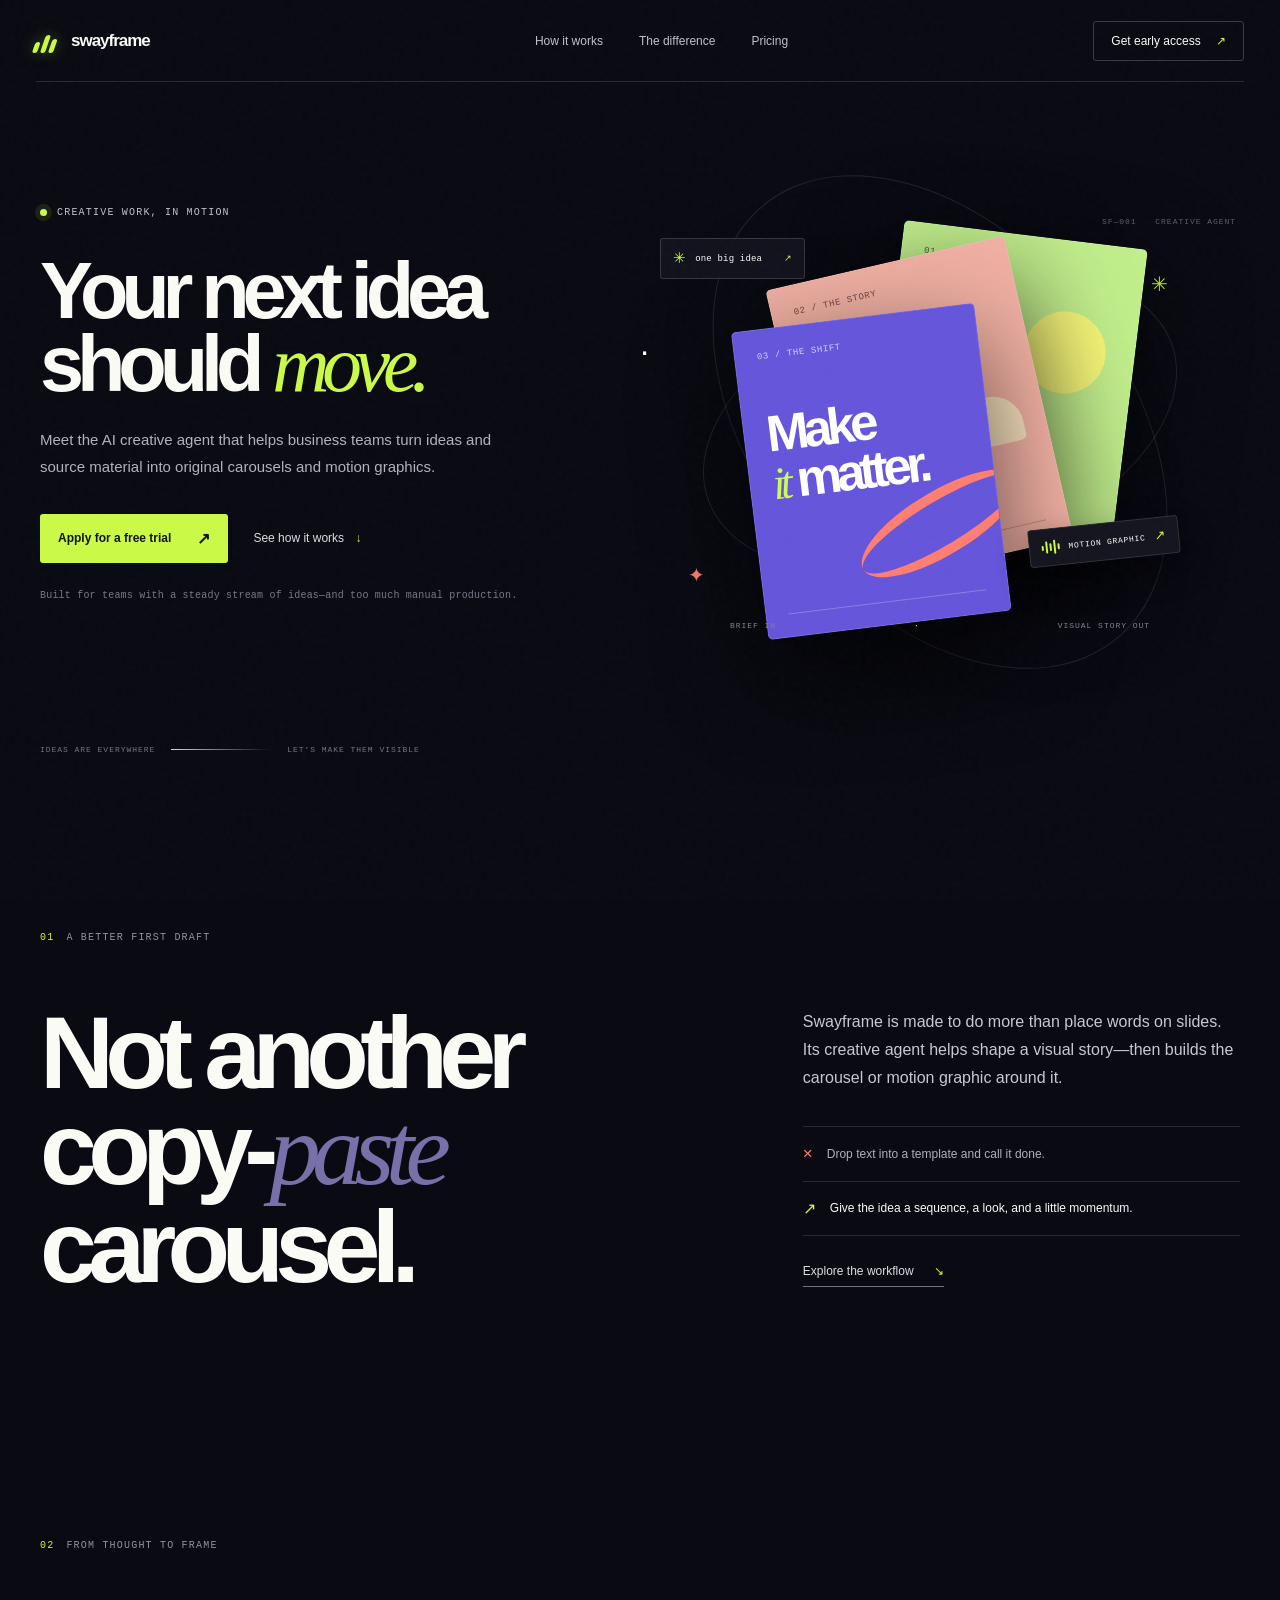
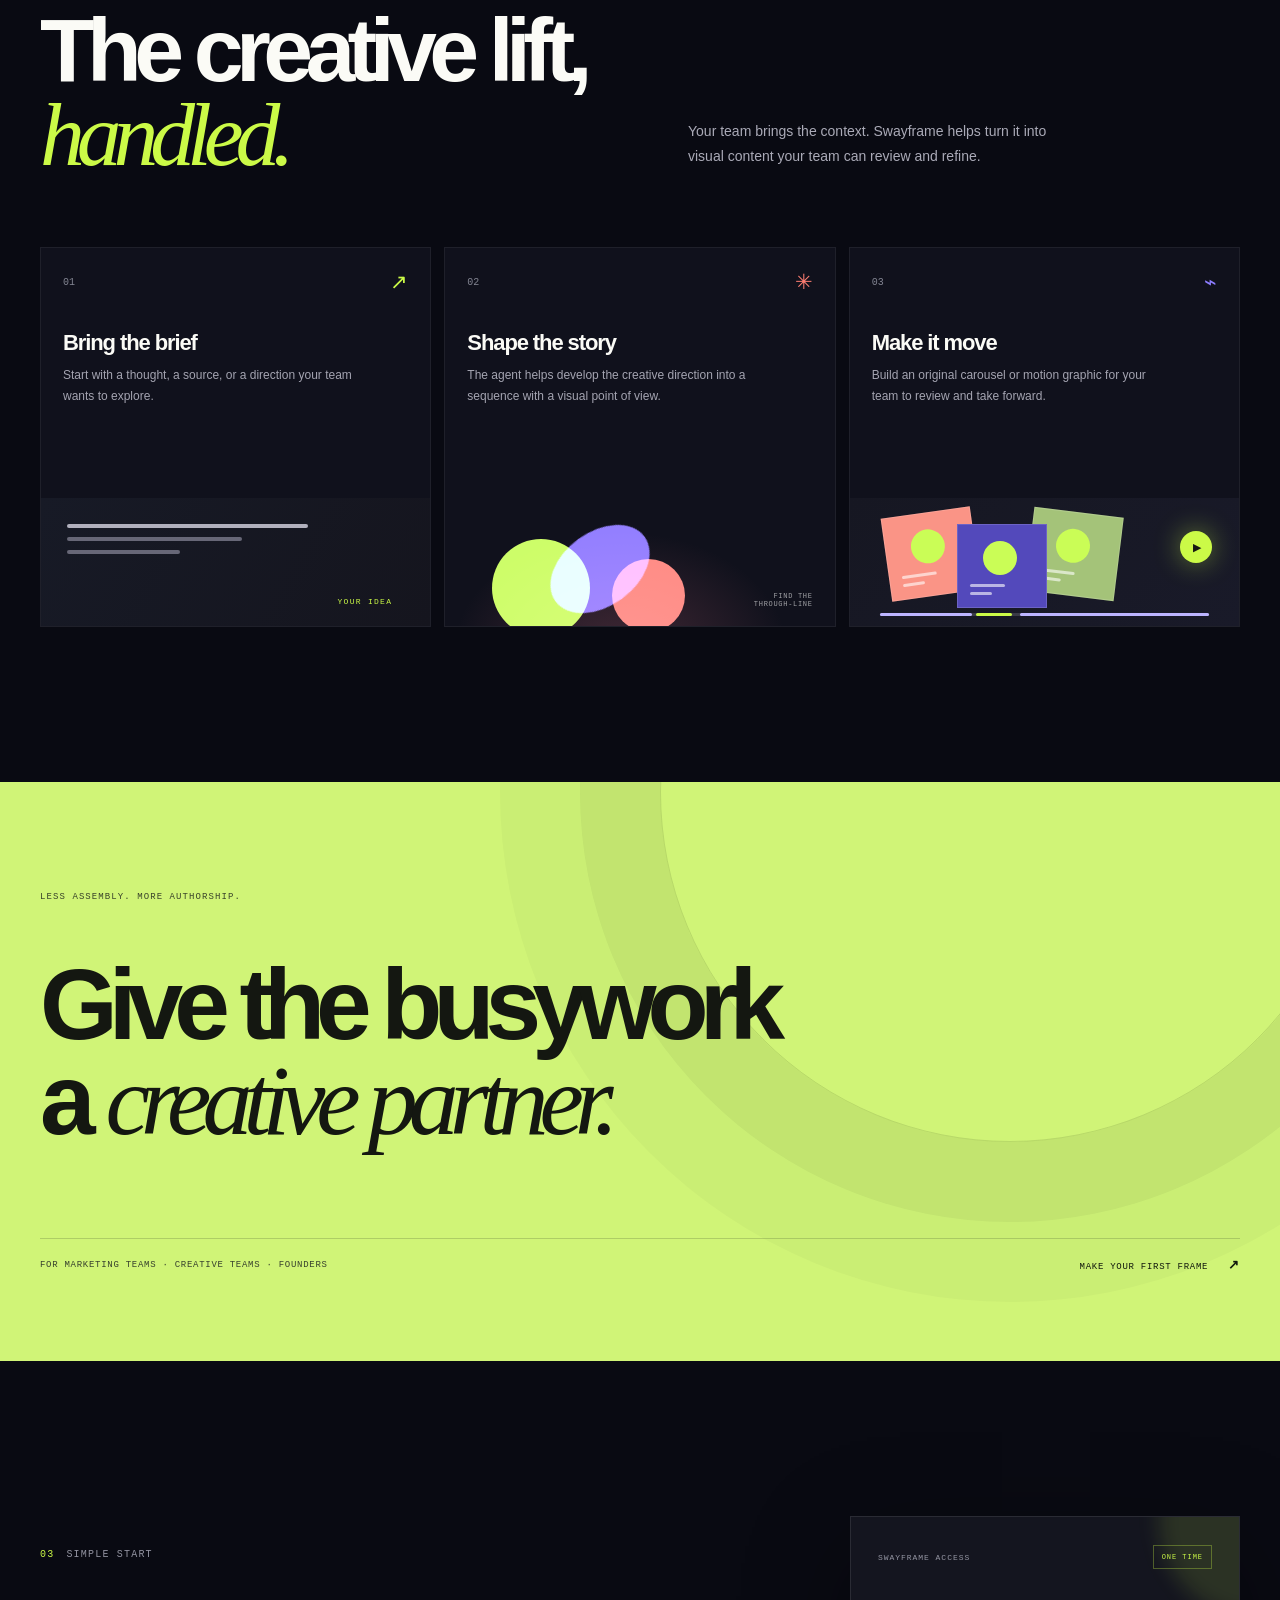
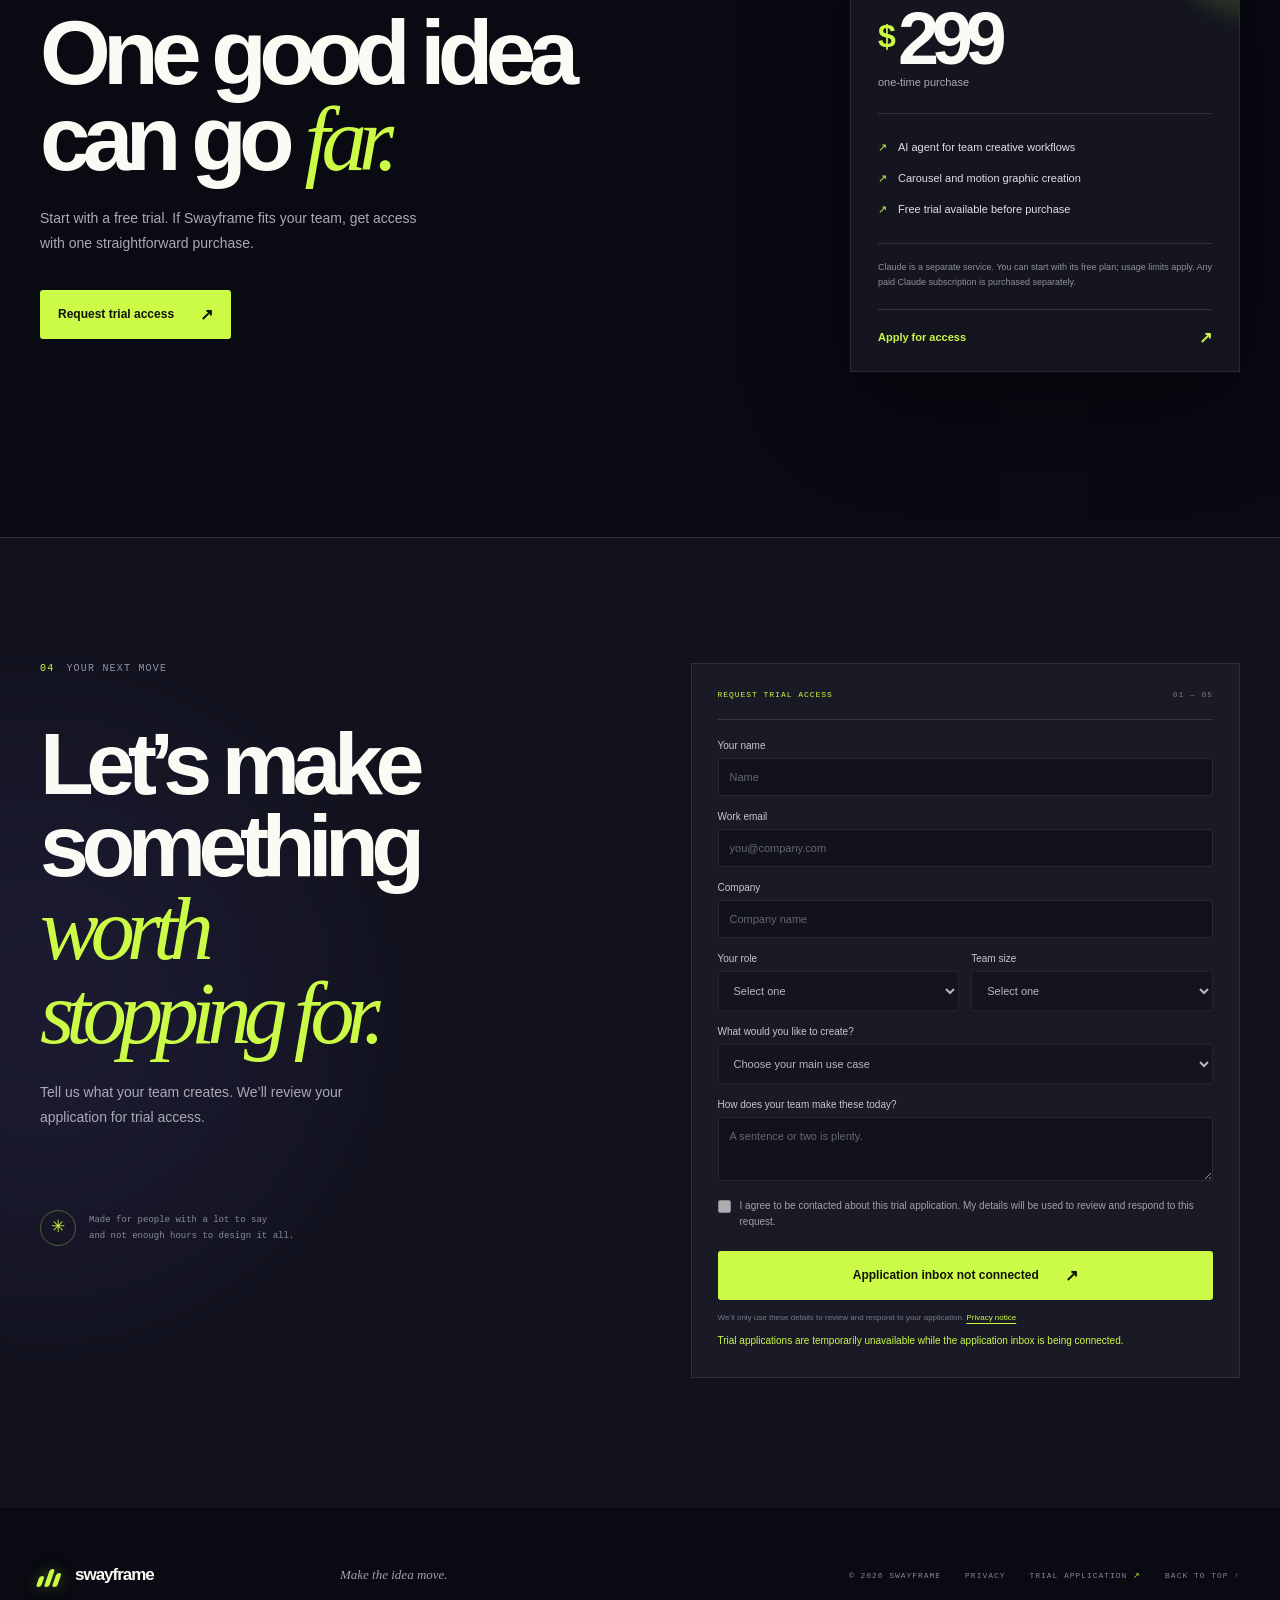
<file: index.html>
<!doctype html>
<html lang="en">
  <head>
    <meta charset="utf-8" />
    <meta name="viewport" content="width=device-width, initial-scale=1" />
    <meta name="theme-color" content="#090a12" />
    <meta name="description" content="Swayframe helps business teams turn ideas and source material into original carousels and motion graphics." />
    <meta property="og:title" content="Swayframe — Make the idea move" />
    <meta property="og:description" content="AI creative agents for teams making carousels and motion graphics." />
    <meta property="og:type" content="website" />
    <title>Swayframe — Make the idea move</title>
    <link rel="icon" href="/favicon.svg" type="image/svg+xml" />
    <link rel="stylesheet" href="/styles.css" />
    <script src="/script.js" defer></script>
  </head>
  <body>
    <div class="grain" aria-hidden="true"></div>
    <header class="topbar">
      <a class="brand" href="#top" aria-label="Swayframe home"><span class="brand-mark" aria-hidden="true"><i></i><i></i><i></i></span><span>swayframe</span></a>
      <nav class="nav-links" aria-label="Main navigation"><a href="#how">How it works</a><a href="#difference">The difference</a><a href="#pricing">Pricing</a></nav>
      <a class="nav-cta" href="#apply">Get early access <span aria-hidden="true">↗</span></a>
      <button class="menu-toggle" type="button" aria-label="Open navigation" aria-expanded="false"><span></span><span></span></button>
    </header>

    <main id="top">
      <section class="hero section-wrap">
        <div class="hero-copy reveal">
          <div class="eyebrow"><span class="pulse-dot"></span> CREATIVE WORK, IN MOTION</div>
          <h1>Your next idea<br />should <em>move.</em></h1>
          <p class="hero-lede">Meet the AI creative agent that helps business teams turn ideas and source material into original carousels and motion graphics.</p>
          <div class="hero-actions"><a class="button button-lime" href="#apply">Apply for a free trial <span aria-hidden="true">↗</span></a><a class="text-link" href="#how">See how it works <span aria-hidden="true">↓</span></a></div>
          <p class="hero-note">Built for teams with a steady stream of ideas—and too much manual production.</p>
        </div>
        <div class="hero-art reveal" aria-label="Illustration of an idea becoming a carousel and motion graphic">
          <div class="art-orbit orbit-one"></div><div class="art-orbit orbit-two"></div>
          <div class="spark spark-a">✳</div><div class="spark spark-b">✦</div><div class="spark spark-c">·</div>
          <div class="idea-chip"><span class="mini-icon">✳</span><span>one big idea</span><span class="chip-arrow">↗</span></div>
          <div class="visual-stack">
            <div class="visual-card card-back"><div class="card-kicker">01 / THE HOOK</div><div class="tiny-lines"><b></b><b></b><b></b></div><div class="card-sun"></div><div class="card-base"></div></div>
            <div class="visual-card card-middle"><div class="card-kicker">02 / THE STORY</div><div class="middle-art"><span></span><span></span><span></span></div><div class="tiny-lines"><b></b><b></b></div><div class="card-base"></div></div>
            <div class="visual-card card-front"><div class="card-kicker">03 / THE SHIFT</div><div class="front-word">Make<br /><i>it</i> matter.</div><div class="front-wave"></div><div class="card-base"></div></div>
            <div class="motion-tag"><span class="equalizer"><i></i><i></i><i></i><i></i><i></i></span> MOTION GRAPHIC <span>↗</span></div>
          </div>
          <div class="art-caption"><span>BRIEF IN</span><b>·</b><span>VISUAL STORY OUT</span></div><div class="art-index">SF—001 <span>CREATIVE AGENT</span></div>
        </div>
        <div class="hero-bottom"><span>IDEAS ARE EVERYWHERE</span><span class="scroll-line"></span><span>LET’S MAKE THEM VISIBLE</span></div>
      </section>

      <section class="statement section-wrap" id="difference">
        <div class="section-label reveal"><span>01</span> A BETTER FIRST DRAFT</div>
        <div class="statement-layout"><h2 class="reveal">Not another<br />copy-<span>paste</span><br />carousel.</h2>
          <div class="statement-aside reveal"><p class="large-copy">Swayframe is made to do more than place words on slides. Its creative agent helps shape a visual story—then builds the carousel or motion graphic around it.</p>
            <div class="compare-row"><span class="compare-x">×</span><span>Drop text into a template and call it done.</span></div><div class="compare-row"><span class="compare-check">↗</span><span>Give the idea a sequence, a look, and a little momentum.</span></div><a class="underlined-link" href="#how">Explore the workflow <span>↘</span></a>
          </div>
        </div>
      </section>

      <section class="workflow section-wrap" id="how">
        <div class="workflow-head"><div class="section-label reveal"><span>02</span> FROM THOUGHT TO FRAME</div><h2 class="reveal">The creative lift,<br /><em>handled.</em></h2><p class="workflow-intro reveal">Your team brings the context. Swayframe helps turn it into visual content your team can review and refine.</p></div>
        <div class="steps-grid">
          <article class="step-card reveal"><div class="step-top"><span>01</span><span class="step-symbol symbol-brief">↗</span></div><h3>Bring the brief</h3><p>Start with a thought, a source, or a direction your team wants to explore.</p><div class="step-visual brief-visual"><span class="doc-line line-long"></span><span class="doc-line"></span><span class="doc-line line-short"></span><div class="brief-cursor">YOUR IDEA<span>_</span></div></div></article>
          <article class="step-card reveal"><div class="step-top"><span>02</span><span class="step-symbol symbol-shape">✳</span></div><h3>Shape the story</h3><p>The agent helps develop the creative direction into a sequence with a visual point of view.</p><div class="step-visual shape-visual"><div class="shape shape-a"></div><div class="shape shape-b"></div><div class="shape shape-c"></div><div class="shape-label">FIND THE<br />THROUGH-LINE</div></div></article>
          <article class="step-card reveal"><div class="step-top"><span>03</span><span class="step-symbol symbol-motion">⌁</span></div><h3>Make it move</h3><p>Build an original carousel or motion graphic for your team to review and take forward.</p><div class="step-visual deliver-visual"><div class="mini-frame frame-one"><b></b><i></i><i></i></div><div class="mini-frame frame-two"><b></b><i></i><i></i></div><div class="mini-frame frame-three"><b></b><i></i><i></i></div><div class="play-button">▶</div><div class="timeline"><span></span><b></b><span></span><span></span></div></div></article>
        </div>
      </section>

      <section class="manifesto"><div class="manifesto-glow"></div><div class="manifesto-inner section-wrap reveal"><div class="manifesto-label">LESS ASSEMBLY. MORE AUTHORSHIP.</div><p>Give the busywork<br />a <span>creative partner.</span></p><div class="manifesto-foot"><span>FOR MARKETING TEAMS · CREATIVE TEAMS · FOUNDERS</span><a href="#apply">MAKE YOUR FIRST FRAME <b>↗</b></a></div></div></section>

      <section class="pricing section-wrap" id="pricing">
        <div class="pricing-copy reveal"><div class="section-label"><span>03</span> SIMPLE START</div><h2>One good idea<br />can go <em>far.</em></h2><p>Start with a free trial. If Swayframe fits your team, get access with one straightforward purchase.</p><a class="button button-lime" href="#apply">Request trial access <span aria-hidden="true">↗</span></a></div>
        <div class="price-card reveal"><div class="price-card-top"><span>SWAYFRAME ACCESS</span><span class="price-stamp">ONE TIME</span></div><div class="price"><span class="currency">$</span>299</div><div class="price-sub">one-time purchase</div><div class="price-divider"></div><ul><li><span>↗</span> AI agent for team creative workflows</li><li><span>↗</span> Carousel and motion graphic creation</li><li><span>↗</span> Free trial available before purchase</li></ul><p class="price-foot">Claude is a separate service. You can start with its free plan; usage limits apply. Any paid Claude subscription is purchased separately.</p><a class="price-cta" href="#apply">Apply for access <span>↗</span></a></div>
      </section>

      <section class="apply-section" id="apply"><div class="apply-glow"></div><div class="apply-layout section-wrap">
        <div class="apply-copy reveal"><div class="section-label"><span>04</span> YOUR NEXT MOVE</div><h2>Let’s make<br />something <em>worth<br />stopping for.</em></h2><p>Tell us what your team creates. We’ll review your application for trial access.</p><div class="apply-aside"><span class="apply-star">✳</span><span>Made for people with a lot to say<br />and not enough hours to design it all.</span></div></div>
        <form class="apply-form reveal" id="application-form"><div class="form-heading"><span>REQUEST TRIAL ACCESS</span><span>01 — 05</span></div>
          <label>Your name<input name="name" autocomplete="name" required disabled placeholder="Name" /></label><label>Work email<input name="email" autocomplete="email" type="email" required disabled placeholder="you@company.com" /></label><label>Company<input name="company" autocomplete="organization" required disabled placeholder="Company name" /></label>
          <div class="form-row"><label>Your role<select name="role" required disabled><option value="" disabled selected>Select one</option><option>Founder / Owner</option><option>Marketing</option><option>Creative / Design</option><option>Operations</option><option>Other</option></select></label><label>Team size<select name="team" required disabled><option value="" disabled selected>Select one</option><option>1</option><option>2–5</option><option>6–20</option><option>21–50</option><option>51+</option></select></label></div>
          <label>What would you like to create?<select name="need" required disabled><option value="" disabled selected>Choose your main use case</option><option>Carousels</option><option>Motion graphics</option><option>Both</option></select></label><label>How does your team make these today?<textarea name="workflow" rows="2" required disabled placeholder="A sentence or two is plenty."></textarea></label>
          <label class="consent"><input type="checkbox" name="consent" required disabled /><span>I agree to be contacted about this trial application. My details will be used to review and respond to this request.</span></label>
          <button class="button button-lime submit-button" type="submit" disabled>Application inbox not connected <span aria-hidden="true">↗</span></button><p class="form-privacy">We’ll only use these details to review and respond to your application. <a href="/privacy.html">Privacy notice</a></p><div class="form-message" id="form-message" role="status" aria-live="polite">Trial applications are temporarily unavailable while the application inbox is being connected.</div>
        </form>
      </div></section>
    </main>
    <footer class="footer section-wrap"><a class="brand" href="#top"><span class="brand-mark" aria-hidden="true"><i></i><i></i><i></i></span><span>swayframe</span></a><p>Make the idea move.</p><div class="footer-meta"><span>© <span id="year"></span> SWAYFRAME</span><a href="/privacy.html">PRIVACY</a><a href="#apply">TRIAL APPLICATION <span>↗</span></a><a href="#top">BACK TO TOP ↑</a></div></footer>
  </body>
</html>
</file>
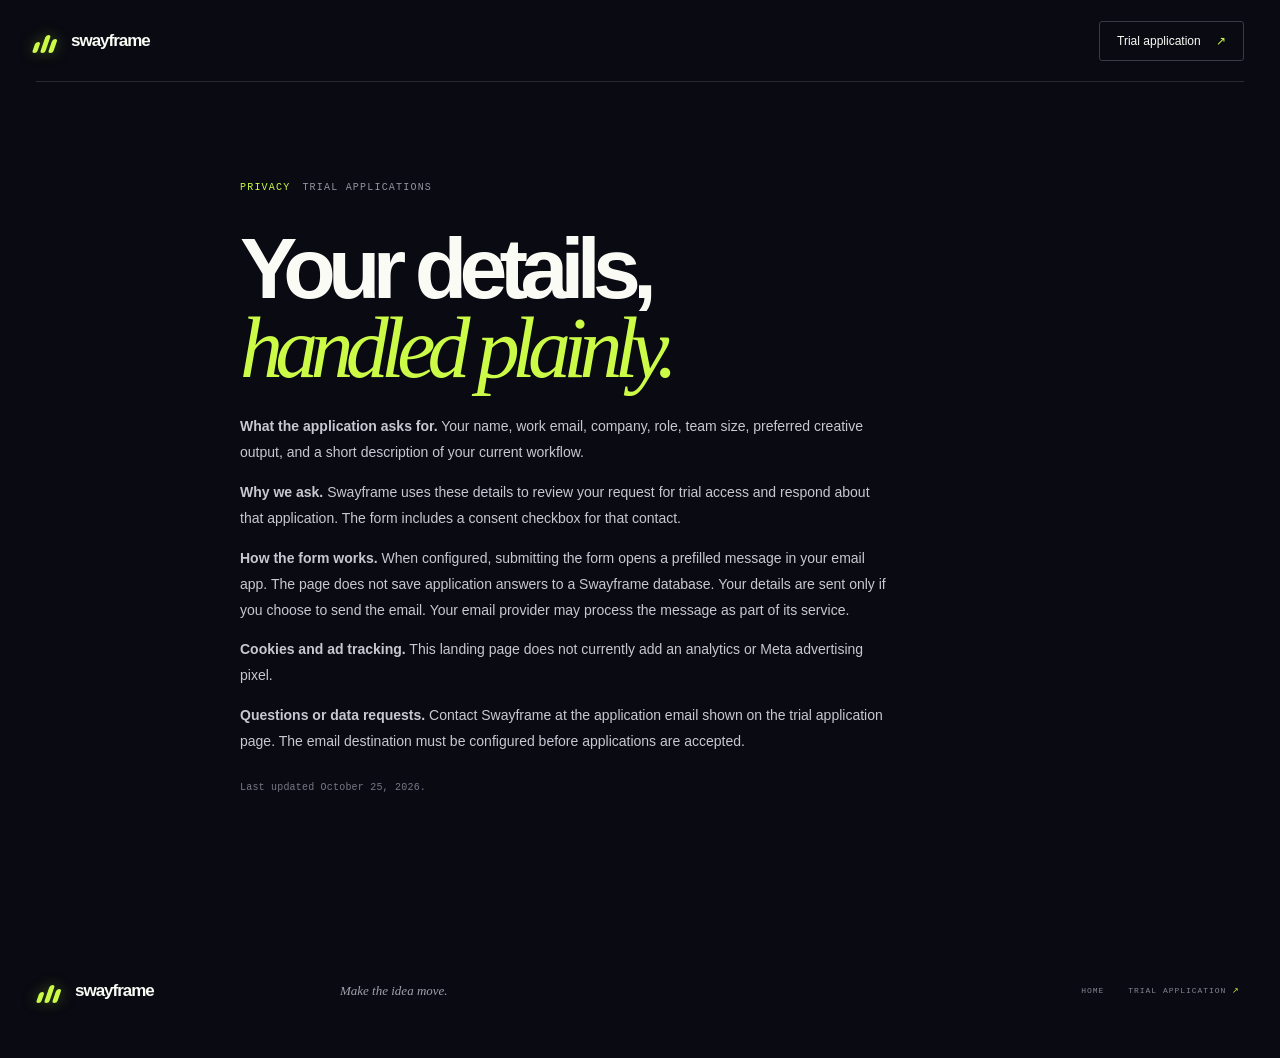
<file: privacy.html>
<!doctype html>
<html lang="en">
  <head>
    <meta charset="utf-8" />
    <meta name="viewport" content="width=device-width, initial-scale=1" />
    <meta name="theme-color" content="#090a12" />
    <meta name="description" content="How Swayframe handles trial application information." />
    <title>Privacy notice — Swayframe</title>
    <link rel="icon" href="/favicon.svg" type="image/svg+xml" />
    <link rel="stylesheet" href="/styles.css" />
  </head>
  <body>
    <header class="topbar"><a class="brand" href="/"><span class="brand-mark" aria-hidden="true"><i></i><i></i><i></i></span><span>swayframe</span></a><a class="nav-cta" href="/#apply">Trial application <span aria-hidden="true">↗</span></a></header>
    <main class="section-wrap" style="max-width:800px;padding-top:100px;padding-bottom:120px;min-height:75vh">
      <div class="section-label"><span>PRIVACY</span> TRIAL APPLICATIONS</div>
      <h1 style="font-size:clamp(50px,8vw,86px);margin-top:36px">Your details,<br /><em>handled plainly.</em></h1>
      <div style="max-width:650px;color:#c9c8d1;line-height:1.85;font-size:14px">
        <p><strong>What the application asks for.</strong> Your name, work email, company, role, team size, preferred creative output, and a short description of your current workflow.</p>
        <p><strong>Why we ask.</strong> Swayframe uses these details to review your request for trial access and respond about that application. The form includes a consent checkbox for that contact.</p>
        <p><strong>How the form works.</strong> When configured, submitting the form opens a prefilled message in your email app. The page does not save application answers to a Swayframe database. Your details are sent only if you choose to send the email. Your email provider may process the message as part of its service.</p>
        <p><strong>Cookies and ad tracking.</strong> This landing page does not currently add an analytics or Meta advertising pixel.</p>
        <p><strong>Questions or data requests.</strong> Contact Swayframe at the application email shown on the trial application page. The email destination must be configured before applications are accepted.</p>
        <p class="hero-note">Last updated October 25, 2026.</p>
      </div>
    </main>
    <footer class="footer section-wrap"><a class="brand" href="/"><span class="brand-mark" aria-hidden="true"><i></i><i></i><i></i></span><span>swayframe</span></a><p>Make the idea move.</p><div class="footer-meta"><a href="/">HOME</a><a href="/#apply">TRIAL APPLICATION <span>↗</span></a></div></footer>
  </body>
</html>
</file>
<file: styles.css>
:root {
  --ink: #090a12;
  --ink-2: #10111c;
  --paper: #f1f0e9;
  --white: #fbfbf6;
  --muted: #a7a7b3;
  --line: rgba(245, 245, 255, .13);
  --lime: #cbfa47;
  --violet: #8d7dff;
  --coral: #ff7e72;
  --mono: "Courier New", monospace;
  --sans: "Segoe UI", Arial, sans-serif;
  scroll-behavior: smooth;
}
* { box-sizing: border-box; }
html { background: var(--ink); }
body { margin: 0; background: var(--ink); color: var(--white); font-family: var(--sans); font-size: 16px; overflow-x: hidden; }
a { color: inherit; text-decoration: none; }
button, input, textarea, select { font: inherit; }
.grain { pointer-events: none; position: fixed; z-index: 20; inset: 0; opacity: .035; background-image: url("data:image/svg+xml,%3Csvg viewBox='0 0 180 180' xmlns='http://www.w3.org/2000/svg'%3E%3Cfilter id='n'%3E%3CfeTurbulence type='fractalNoise' baseFrequency='.92' numOctaves='3' stitchTiles='stitch'/%3E%3C/filter%3E%3Crect width='100%25' height='100%25' filter='url(%23n)' opacity='.65'/%3E%3C/svg%3E"); }
.section-wrap { width: min(1200px, calc(100% - 72px)); margin-inline: auto; }
.topbar { height: 82px; width: min(1400px, calc(100% - 72px)); margin: auto; display: flex; align-items: center; justify-content: space-between; border-bottom: 1px solid var(--line); position: relative; z-index: 10; }
.brand { display: inline-flex; align-items: center; gap: 11px; font-size: 17px; font-weight: 800; letter-spacing: -.06em; }
.brand-mark { width: 24px; height: 24px; display: flex; align-items: flex-end; gap: 3px; transform: skew(-19deg); }
.brand-mark i { display: block; width: 5px; border-radius: 5px; background: var(--lime); box-shadow: 0 0 14px #cbfa4760; }
.brand-mark i:nth-child(1) { height: 11px; }
.brand-mark i:nth-child(2) { height: 18px; }
.brand-mark i:nth-child(3) { height: 14px; }
.nav-links { display: flex; gap: 36px; margin-left: 80px; }
.nav-links a, .nav-cta { font-size: 12px; color: #c1c1cc; transition: color .2s; }
.nav-links a:hover, .nav-cta:hover { color: var(--lime); }
.nav-cta { border: 1px solid #393a46; border-radius: 3px; padding: 12px 17px; color: var(--white); }
.nav-cta span { color: var(--lime); margin-left: 12px; }
.menu-toggle { display: none; background: none; border: 0; }
.hero { min-height: 700px; position: relative; display: grid; grid-template-columns: 1fr 1fr; align-items: center; padding-top: 70px; padding-bottom: 90px; }
.hero-copy { position: relative; z-index: 2; padding-bottom: 26px; }
.eyebrow, .section-label, .manifesto-label, .price-card-top, .form-heading, .art-caption, .art-index, .hero-bottom, .footer-meta { font-family: var(--mono); font-size: 10px; letter-spacing: .12em; }
.eyebrow { display: flex; align-items: center; gap: 10px; color: #c1c1cc; }
.pulse-dot { width: 7px; height: 7px; background: var(--lime); border-radius: 50%; box-shadow: 0 0 0 5px #cbfa4718; animation: pulse 2s infinite; }
@keyframes pulse { 50% { box-shadow: 0 0 0 9px transparent; } }
h1 { font-size: clamp(64px, 6.2vw, 96px); letter-spacing: -.09em; line-height: .92; margin: 36px 0 26px; font-weight: 700; }
h1 em, h2 em { font-family: Georgia, serif; font-weight: 400; letter-spacing: -.09em; color: var(--lime); }
.hero-lede { max-width: 455px; color: #b2b2c0; line-height: 1.75; font-size: 15px; }
.hero-actions { display: flex; align-items: center; gap: 25px; margin-top: 34px; }
.button { display: inline-flex; align-items: center; justify-content: center; gap: 26px; padding: 15px 18px; border: 0; border-radius: 3px; font-weight: 700; font-size: 12px; cursor: pointer; transition: transform .25s, box-shadow .25s; }
.button:hover { transform: translateY(-3px); box-shadow: 0 12px 40px #cbfa4726; }
.button-lime { background: var(--lime); color: #11130a; }
.button-lime span { font-size: 16px; }
.text-link, .underlined-link { font-size: 12px; color: #dddde3; }
.text-link span { color: var(--lime); margin-left: 8px; }
.hero-note { font: 10px var(--mono); color: #777987; margin-top: 27px; letter-spacing: .02em; }
.hero-art { height: 500px; position: relative; display: flex; justify-content: center; align-items: center; perspective: 900px; }
.art-orbit { position: absolute; border: 1px solid #d4d0ff20; border-radius: 50%; transform: rotate(-18deg); }
.orbit-one { width: 490px; height: 280px; }
.orbit-two { width: 560px; height: 370px; transform: rotate(51deg); }
.visual-stack { width: 430px; height: 430px; position: relative; display: flex; align-items: center; justify-content: center; transform: rotate(-6deg); }
.visual-card { position: absolute; width: 245px; height: 310px; border-radius: 5px; overflow: hidden; padding: 22px; box-shadow: 0 35px 100px #0009; border: 1px solid #fff2; }
.card-back { background: #c2ef8c; color: #1b2811; transform: translate(70px, -26px) rotate(13deg); animation: float-back 6s ease-in-out infinite; }
.card-middle { background: #f1b0a3; color: #421a1c; transform: translate(-20px, -10px) rotate(-7deg); animation: float-mid 7s ease-in-out infinite; }
.card-front { background: #6555db; color: white; transform: translate(-74px, 42px) rotate(-1deg); animation: float-front 5.5s ease-in-out infinite; }
.card-kicker { font: 9px var(--mono); letter-spacing: .07em; opacity: .72; }
.tiny-lines { position: absolute; left: 22px; top: 63px; width: 90px; display: grid; gap: 6px; }
.tiny-lines b { height: 4px; border-radius: 4px; background: currentColor; opacity: .55; }
.tiny-lines b:nth-child(2) { width: 75%; }
.tiny-lines b:nth-child(3) { width: 46%; }
.card-sun { position: absolute; right: 28px; top: 70px; width: 82px; height: 82px; border-radius: 50%; background: #f7f779; }
.card-base { position: absolute; bottom: 22px; left: 22px; right: 22px; height: 1px; background: currentColor; opacity: .24; }
.middle-art { position: absolute; top: 100px; left: 22px; right: 22px; height: 102px; display: flex; align-items: flex-end; gap: 8px; }
.middle-art span { flex: 1; border-radius: 44px 44px 8px 8px; background: #f9e1bd; height: 70%; }
.middle-art span:nth-child(2) { height: 100%; background: #7e4e93; }
.middle-art span:nth-child(3) { height: 48%; background: #f9e1bd; }
.front-word { position: absolute; left: 22px; top: 82px; font-size: 51px; line-height: .9; font-weight: 800; letter-spacing: -.1em; }
.front-word i { color: #ccfc57; font: italic 46px Georgia; }
.front-wave { position: absolute; right: -31px; bottom: 62px; width: 180px; height: 64px; border: 10px solid var(--coral); border-left: 0; border-right: 0; border-radius: 50%; transform: rotate(-24deg); }
.motion-tag { position: absolute; right: -11px; bottom: 60px; display: flex; align-items: center; gap: 9px; background: #14151f; border: 1px solid #ffffff20; padding: 10px 12px; border-radius: 4px; font: 8px var(--mono); letter-spacing: .09em; box-shadow: 0 15px 32px #0007; }
.motion-tag > span:last-child { color: var(--lime); font-size: 13px; }
.equalizer { height: 15px; display: flex; gap: 2px; align-items: center; }
.equalizer i { width: 2px; border-radius: 2px; background: var(--lime); height: 5px; animation: eq .8s ease-in-out infinite alternate; }
.equalizer i:nth-child(2) { height: 12px; animation-delay: .2s; }
.equalizer i:nth-child(3) { height: 8px; animation-delay: .4s; }
.equalizer i:nth-child(4) { height: 14px; animation-delay: .1s; }
.equalizer i:nth-child(5) { height: 6px; animation-delay: .3s; }
@keyframes eq { to { height: 3px; } }
.idea-chip { position: absolute; z-index: 3; top: 66px; left: 20px; display: flex; align-items: center; gap: 9px; border: 1px solid #ffffff25; background: #151620c9; backdrop-filter: blur(8px); padding: 10px 12px; border-radius: 3px; font: 9px var(--mono); letter-spacing: .02em; }
.mini-icon { color: var(--lime); font-size: 15px; }
.chip-arrow { color: var(--lime); margin-left: 13px; }
.spark { position: absolute; color: var(--lime); font-size: 20px; animation: sparkle 3s ease-in-out infinite; }
.spark-a { top: 20%; right: 12%; }
.spark-b { bottom: 17%; left: 8%; color: var(--coral); animation-delay: .7s; }
.spark-c { top: 32%; left: 0; color: #fff; font-size: 33px; }
@keyframes sparkle { 50% { transform: scale(.65) rotate(35deg); opacity: .45; } }
@keyframes float-front { 50% { translate: 0 -11px; } }
@keyframes float-mid { 50% { translate: 4px 9px; } }
@keyframes float-back { 50% { translate: 0 8px; } }
.art-caption { position: absolute; bottom: 42px; left: 50%; transform: translateX(-50%); width: 70%; display: flex; justify-content: space-between; color: #818391; font-size: 8px; }
.art-caption b { color: var(--lime); }
.art-index { position: absolute; top: 45px; right: 4px; color: #5c5e6c; font-size: 8px; }
.art-index span { margin-left: 13px; }
.hero-bottom { position: absolute; bottom: 28px; left: 0; right: 0; display: flex; align-items: center; gap: 16px; color: #737583; font-size: 8px; }
.scroll-line { height: 1px; width: 100px; background: linear-gradient(90deg, var(--lime), transparent); }
.statement { padding-top: 150px; padding-bottom: 155px; }
.section-label { color: #9293a0; display: flex; align-items: center; gap: 12px; }
.section-label span { color: var(--lime); }
.statement-layout { display: grid; grid-template-columns: 1fr .68fr; gap: 10%; align-items: end; margin-top: 62px; }
.statement h2, .workflow h2, .pricing h2, .apply-copy h2 { font-size: clamp(62px, 8vw, 104px); line-height: .94; letter-spacing: -.085em; font-weight: 600; margin: 0; }
.statement h2 span { font-family: Georgia, serif; font-style: italic; color: #7870a8; font-weight: 400; }
.statement-aside { padding-bottom: 8px; }
.large-copy { font-size: 16px; line-height: 1.75; color: #c9c8d1; margin: 0 0 34px; }
.compare-row { border-top: 1px solid var(--line); padding: 17px 0; display: flex; gap: 14px; align-items: center; font-size: 12px; color: #b0b0bc; }
.compare-row:last-of-type { border-bottom: 1px solid var(--line); color: var(--white); }
.compare-x { color: #ff8279; font-size: 17px; }
.compare-check { color: var(--lime); font-size: 16px; }
.underlined-link { display: inline-flex; margin-top: 28px; padding-bottom: 8px; border-bottom: 1px solid #737583; gap: 20px; }
.underlined-link span { color: var(--lime); }
.workflow { padding-top: 90px; padding-bottom: 155px; }
.workflow-head { display: grid; grid-template-columns: 1fr 1fr; align-items: end; column-gap: 8%; }
.workflow-head .section-label { grid-column: 1 / -1; margin-bottom: 57px; }
.workflow h2 { font-size: clamp(60px, 7vw, 90px); }
.workflow-intro { color: #aaaab7; line-height: 1.8; max-width: 390px; font-size: 14px; margin: 0 0 8px; }
.steps-grid { display: grid; grid-template-columns: repeat(3, 1fr); gap: 13px; margin-top: 70px; }
.step-card { min-height: 380px; background: var(--ink-2); border: 1px solid #ffffff10; padding: 22px; position: relative; overflow: hidden; }
.step-top { display: flex; align-items: center; justify-content: space-between; font: 10px var(--mono); color: #838592; }
.step-symbol { font-size: 21px; }
.symbol-brief { color: var(--lime); }
.symbol-shape { color: var(--coral); }
.symbol-motion { color: var(--violet); }
.step-card h3 { font-size: 22px; letter-spacing: -.05em; margin: 35px 0 9px; }
.step-card p { max-width: 300px; color: #a4a4b1; font-size: 12px; line-height: 1.7; margin: 0; }
.step-visual { height: 128px; position: absolute; bottom: 0; left: 0; right: 0; overflow: hidden; }
.brief-visual { background: linear-gradient(120deg, #171a26, #15151e); }
.doc-line { display: block; position: relative; left: 26px; top: 26px; height: 4px; width: 45%; background: #676777; margin-bottom: 9px; border-radius: 4px; }
.doc-line.line-long { width: 62%; background: #b1b0bd; }
.doc-line.line-short { width: 29%; }
.brief-cursor { position: absolute; right: 32px; bottom: 20px; font: 8px var(--mono); letter-spacing: .16em; color: var(--lime); animation: blink 1.1s infinite; }
.brief-cursor span { opacity: 0; }
@keyframes blink { 50% { opacity: .5; } }
.shape-visual { background: radial-gradient(ellipse at 45% 120%, #9c53635c, transparent 55%); }
.shape { position: absolute; border-radius: 50%; filter: blur(.2px); }
.shape-a { width: 98px; height: 98px; background: #cafd56; left: 47px; top: 41px; mix-blend-mode: screen; animation: shape-pulse 5s infinite alternate; }
.shape-b { width: 110px; height: 74px; background: #8c76ff; left: 100px; top: 34px; transform: rotate(-36deg); mix-blend-mode: screen; animation: shape-pulse 6s infinite alternate-reverse; }
.shape-c { width: 73px; height: 73px; background: #ff8274; left: 167px; top: 61px; mix-blend-mode: screen; animation: shape-pulse 4s infinite alternate; }
.shape-label { position: absolute; right: 22px; bottom: 18px; font: 7px var(--mono); letter-spacing: .1em; text-align: right; color: #fff9; }
@keyframes shape-pulse { to { translate: 0 -12px; scale: 1.07; } }
.deliver-visual { background: linear-gradient(140deg, #161722, #191a29); }
.mini-frame { position: absolute; width: 90px; height: 84px; top: 14px; border: 1px solid #ffffff25; background: #8875ff; }
.mini-frame b { display: block; width: 34px; height: 34px; border-radius: 50%; background: #cafd56; position: absolute; top: 16px; left: 25px; }
.mini-frame i { position: absolute; height: 3px; width: 35px; bottom: 20px; left: 12px; background: #fff9; border-radius: 4px; }
.mini-frame i:last-child { width: 22px; bottom: 12px; }
.frame-one { left: 36px; transform: rotate(-8deg); background: #fa9486; }
.frame-two { left: 107px; top: 26px; z-index: 2; background: #5349bb; }
.frame-three { left: 179px; transform: rotate(7deg); background: #a4c379; }
.play-button { position: absolute; z-index: 3; right: 27px; top: 33px; width: 32px; height: 32px; border-radius: 50%; background: var(--lime); color: #161913; font-size: 11px; display: grid; place-items: center; padding-left: 2px; box-shadow: 0 0 27px #cbfa4770; }
.timeline { position: absolute; left: 30px; right: 30px; bottom: 10px; height: 3px; background: #ffffff25; display: flex; gap: 4px; }
.timeline span, .timeline b { height: 100%; background: #bcb4ff; border-radius: 5px; }
.timeline span:nth-child(1) { width: 28%; }
.timeline b { width: 11%; background: var(--lime); }
.timeline span:last-child { flex: 1; }
.manifesto { position: relative; overflow: hidden; background: #d0f477; color: #141711; padding: 110px 0 88px; }
.manifesto-glow { position: absolute; width: 700px; height: 700px; right: -80px; top: -340px; border: 1px solid #1b260d22; border-radius: 50%; box-shadow: 0 0 0 80px #1b260d0c, 0 0 0 160px #1b260d07; }
.manifesto-inner { position: relative; z-index: 1; }
.manifesto-label { font-size: 9px; color: #39432a; }
.manifesto p { font-size: clamp(55px, 8vw, 100px); line-height: .95; letter-spacing: -.09em; font-weight: 700; margin: 55px 0 90px; }
.manifesto p span { font-family: Georgia, serif; font-weight: 400; font-style: italic; }
.manifesto-foot { display: flex; justify-content: space-between; align-items: center; padding-top: 18px; border-top: 1px solid #24321f33; font: 9px var(--mono); letter-spacing: .08em; color: #37402d; }
.manifesto-foot a { color: #11180d; }
.manifesto-foot b { margin-left: 14px; font-size: 13px; }
.pricing { display: grid; grid-template-columns: 1fr 390px; gap: 12%; align-items: center; padding-top: 155px; padding-bottom: 165px; }
.pricing h2 { font-size: clamp(59px, 7.5vw, 91px); margin: 50px 0 24px; }
.pricing-copy > p { max-width: 380px; color: #aaaab7; font-size: 14px; line-height: 1.8; margin-bottom: 33px; }
.price-card { position: relative; background: #14151f; border: 1px solid #ffffff18; padding: 28px 27px 24px; box-shadow: 0 30px 100px #0005; overflow: hidden; }
.price-card:before { content: ""; position: absolute; width: 190px; height: 190px; right: -110px; top: -90px; border-radius: 50%; background: #cbfa4720; filter: blur(10px); }
.price-card-top { display: flex; align-items: center; justify-content: space-between; color: #9697a4; font-size: 8px; }
.price-stamp { color: var(--lime); border: 1px solid #cbfa4750; padding: 7px 8px; font-size: 7px; }
.price { font-size: 74px; letter-spacing: -.1em; font-weight: 700; margin: 27px 0 0; }
.currency { font-size: 32px; vertical-align: top; line-height: 2.5; letter-spacing: -.06em; color: var(--lime); margin-right: 4px; }
.price-sub { font-size: 11px; color: #a9a9b5; margin-top: -5px; }
.price-divider { height: 1px; background: var(--line); margin: 25px 0 18px; }
.price-card ul { list-style: none; padding: 0; margin: 0; }
.price-card li { display: flex; gap: 11px; color: #dfdfe5; font-size: 11px; padding: 9px 0; }
.price-card li span { color: var(--lime); }
.price-foot { border-top: 1px solid var(--line); margin: 18px 0; padding-top: 16px; color: #8f909e; font-size: 9px; line-height: 1.7; }
.price-cta { display: flex; justify-content: space-between; align-items: center; border-top: 1px solid var(--line); padding-top: 18px; color: var(--lime); font-size: 11px; font-weight: 700; }
.price-cta span { font-size: 16px; }
.apply-section { position: relative; overflow: hidden; background: #11121c; padding: 125px 0 130px; border-top: 1px solid var(--line); }
.apply-glow { position: absolute; left: -230px; top: 20%; width: 550px; height: 550px; background: #7265e11a; filter: blur(110px); border-radius: 50%; }
.apply-layout { position: relative; display: grid; grid-template-columns: .9fr 1fr; gap: 13%; align-items: start; }
.apply-copy h2 { font-size: clamp(57px, 7vw, 88px); margin: 49px 0 24px; }
.apply-copy > p { max-width: 355px; color: #aaaab7; line-height: 1.8; font-size: 14px; }
.apply-aside { display: flex; gap: 13px; align-items: center; margin-top: 80px; font: 9px var(--mono); line-height: 1.8; color: #898b98; }
.apply-star { display: grid; place-items: center; width: 36px; height: 36px; border: 1px solid #cbfa4750; border-radius: 50%; color: var(--lime); font-size: 17px; }
.apply-form { background: #191a26; border: 1px solid #ffffff18; padding: 26px; }
.form-heading { display: flex; justify-content: space-between; color: var(--lime); font-size: 8px; padding-bottom: 20px; border-bottom: 1px solid var(--line); margin-bottom: 20px; }
.form-heading span:last-child { color: #787a88; }
.apply-form label { display: block; color: #c7c7d0; font-size: 10px; margin-bottom: 15px; }
.apply-form input:not([type=checkbox]), .apply-form select, .apply-form textarea { width: 100%; margin-top: 7px; background: #11121b; border: 1px solid #ffffff18; border-radius: 2px; color: var(--white); padding: 12px 11px; outline: none; font-size: 11px; transition: border-color .2s; }
.apply-form input:focus, .apply-form select:focus, .apply-form textarea:focus { border-color: #cbfa4799; }
.apply-form input::placeholder, .apply-form textarea::placeholder { color: #646675; }
.apply-form select:invalid { color: #646675; }
.apply-form option { color: var(--white); background: #11121b; }
.form-row { display: grid; grid-template-columns: 1fr 1fr; gap: 12px; }
.apply-form textarea { resize: vertical; min-height: 64px; }
.consent { display: flex !important; gap: 9px; align-items: flex-start; line-height: 1.6; color: #a1a1ad !important; }
.consent input { accent-color: var(--lime); margin: 2px 0 0; }
.submit-button { width: 100%; margin-top: 6px; }
.form-privacy { font-size: 8px; color: #777987; line-height: 1.6; margin: 12px 0 0; }
.form-privacy a { color: var(--lime); text-decoration: underline; text-underline-offset: 3px; }
.form-message { font-size: 10px; color: var(--lime); min-height: 16px; margin-top: 10px; }
.footer { min-height: 135px; display: grid; grid-template-columns: 1fr 1fr 2fr; align-items: center; color: #858693; }
.footer .brand { color: var(--white); }
.footer > p { font: italic 13px Georgia; color: #a1a1ac; }
.footer-meta { justify-self: end; display: flex; gap: 24px; font-size: 8px; align-items: center; }
.footer-meta a:hover { color: var(--lime); }
.footer-meta a span { color: var(--lime); }
html.js .reveal { opacity: 0; transform: translateY(24px); transition: opacity .8s ease, transform .8s cubic-bezier(.2, .8, .2, 1); }
html.js .reveal.in-view { opacity: 1; transform: translateY(0); }
@media (max-width: 900px) {
  .section-wrap, .topbar { width: min(calc(100% - 42px), 700px); }
  .nav-links { gap: 20px; margin-left: 0; }
  .hero { grid-template-columns: 1fr 1fr; min-height: 620px; }
  .hero-art { transform: scale(.85); margin-inline: -30px; }
  .statement-layout { gap: 6%; }
  .pricing { grid-template-columns: 1fr 340px; gap: 7%; }
  .apply-layout { gap: 8%; }
  .footer { grid-template-columns: 1fr 1fr; padding-top: 24px; }
  .footer-meta { grid-column: 1 / -1; justify-self: start; padding-bottom: 20px; }
}
@media (max-width: 650px) {
  .section-wrap, .topbar { width: calc(100% - 38px); }
  .topbar { height: 68px; }
  .nav-links { display: none; position: absolute; top: 67px; left: -19px; right: -19px; background: #11121c; border-bottom: 1px solid var(--line); padding: 22px 22px 26px; flex-direction: column; gap: 20px; }
  .nav-links.open { display: flex; }
  .nav-links a { font-size: 14px; }
  .nav-cta { margin-left: auto; margin-right: 15px; padding: 10px 12px; font-size: 10px; }
  .menu-toggle { display: flex; width: 26px; height: 24px; flex-direction: column; justify-content: center; gap: 5px; }
  .menu-toggle span { display: block; width: 18px; height: 1px; background: white; }
  .hero { display: flex; flex-direction: column; align-items: stretch; padding-top: 65px; padding-bottom: 80px; min-height: unset; }
  .hero-copy { padding-bottom: 0; }
  .eyebrow { font-size: 9px; }
  h1 { font-size: clamp(68px, 19vw, 100px); margin: 31px 0 22px; }
  .hero-lede { font-size: 14px; max-width: 440px; }
  .hero-actions { gap: 17px; flex-wrap: wrap; margin-top: 27px; }
  .button { padding: 14px; gap: 16px; }
  .text-link { font-size: 11px; }
  .hero-art { height: 370px; transform: scale(.83); margin: -4px -45px 5px; }
  .visual-stack { transform: rotate(-6deg) scale(.9); }
  .idea-chip { top: 18px; left: 6%; }
  .art-index { top: 9px; }
  .hero-bottom { font-size: 7px; gap: 9px; bottom: 20px; }
  .scroll-line { width: 50px; }
  .statement { padding-top: 100px; padding-bottom: 105px; }
  .statement-layout { grid-template-columns: 1fr; gap: 38px; margin-top: 44px; }
  .statement h2, .workflow h2, .pricing h2, .apply-copy h2 { font-size: clamp(60px, 16vw, 86px); }
  .large-copy { font-size: 14px; }
  .workflow { padding-top: 45px; padding-bottom: 100px; }
  .workflow-head { grid-template-columns: 1fr; gap: 0; }
  .workflow-head .section-label { margin-bottom: 42px; }
  .workflow h2 { margin-bottom: 20px; }
  .workflow-intro { font-size: 13px; }
  .steps-grid { grid-template-columns: 1fr; gap: 10px; margin-top: 43px; }
  .step-card { min-height: 335px; }
  .step-visual { height: 120px; }
  .manifesto { padding: 75px 0 62px; }
  .manifesto p { font-size: clamp(54px, 14.5vw, 82px); margin: 44px 0 59px; }
  .manifesto-foot { align-items: flex-start; gap: 18px; flex-direction: column; font-size: 8px; }
  .pricing { grid-template-columns: 1fr; gap: 48px; padding-top: 105px; padding-bottom: 105px; }
  .pricing h2 { margin: 43px 0 20px; }
  .pricing-copy > p { font-size: 13px; }
  .price-card { max-width: 430px; width: 100%; justify-self: center; }
  .apply-section { padding: 90px 0; }
  .apply-layout { grid-template-columns: 1fr; gap: 48px; }
  .apply-copy h2 { margin: 42px 0 18px; }
  .apply-aside { margin-top: 35px; }
  .apply-form { padding: 20px 16px; }
  .form-row { gap: 9px; }
  .footer { min-height: 170px; grid-template-columns: 1fr 1fr; gap: 8px; }
  .footer > p { justify-self: end; }
  .footer-meta { gap: 15px; flex-wrap: wrap; font-size: 7px; }
  .footer-meta a:last-child { display: none; }
}
@media (prefers-reduced-motion: reduce) {
  *, *::before, *::after { scroll-behavior: auto !important; animation-duration: .01ms !important; animation-iteration-count: 1 !important; transition-duration: .01ms !important; }
  .reveal { opacity: 1; transform: none; }
}
</file>
